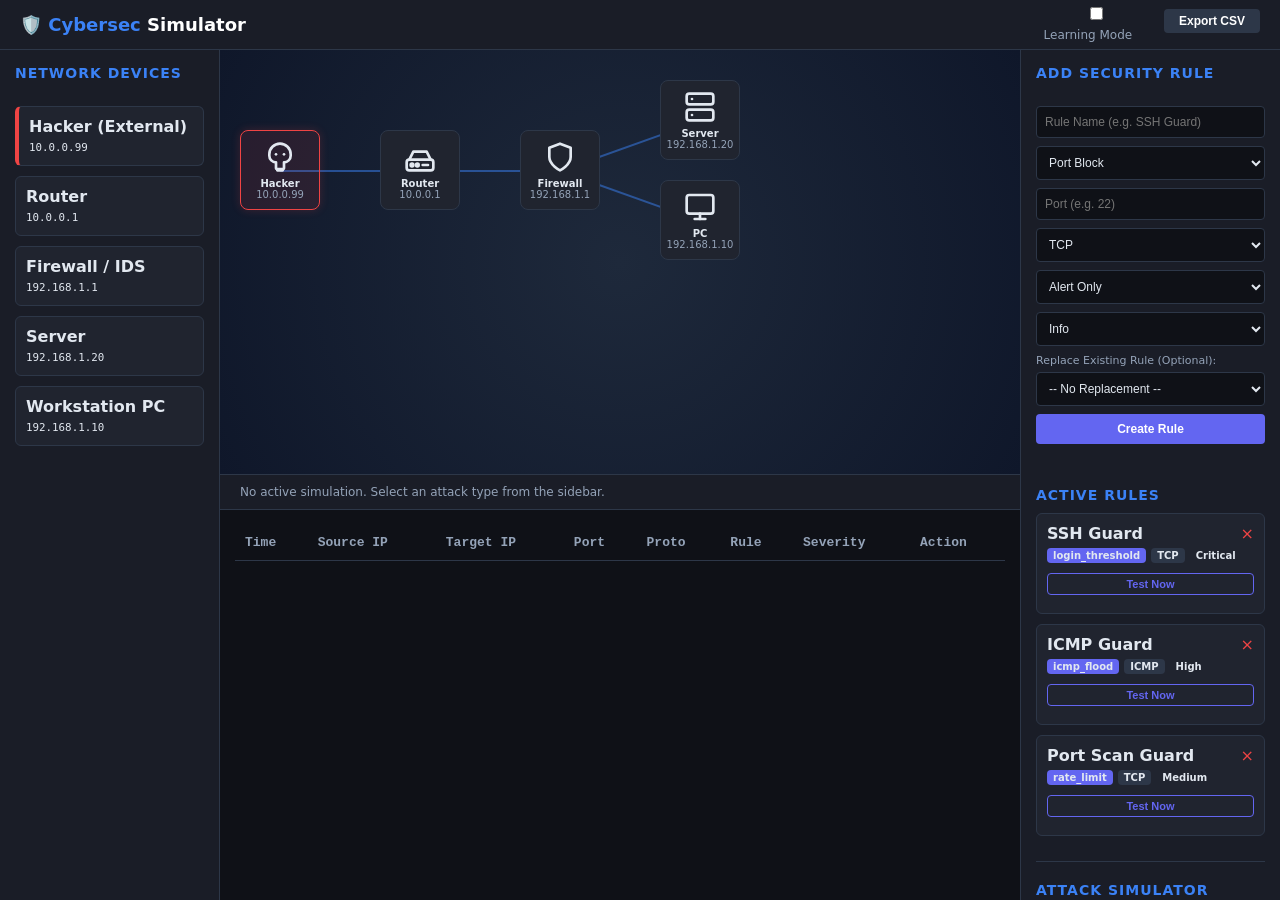
<file: index.html>
<!DOCTYPE html>
<html lang="en">
<head>
    <meta charset="UTF-8">
    <meta name="viewport" content="width=device-width, initial-scale=1.0">
    <title>Cybersec Simulator | Network Security Dashboard</title>
    <link rel="stylesheet" href="style.css">
</head>
<body>
    <nav>
        <div style="font-weight: bold; font-size: 18px; color: var(--blue)">
            🛡️ Cybersec <span style="color:white">Simulator</span>
        </div>
        <div class="nav-actions">
            <label style="font-size: 12px; color: var(--muted)">
                <input type="checkbox" id="learn-mode"> Learning Mode
            </label>
            <button style="width: auto; padding: 5px 15px; background: var(--border)" onclick="exportCSV()">Export CSV</button>
        </div>
    </nav>

    <main>
        <!-- LEFT: Devices -->
        <aside class="sidebar">
            <div class="panel-title">Network Devices</div>
            <div id="device-list">
                <!-- Data populated via JS -->
                <div class="card" style="border-left: 4px solid var(--red)">
                    <strong>Hacker (External)</strong><br>
                    <small style="font-family: monospace">10.0.0.99</small>
                </div>
                <div class="card">
                    <strong>Router</strong><br>
                    <small style="font-family: monospace">10.0.0.1</small>
                </div>
                <div class="card">
                    <strong>Firewall / IDS</strong><br>
                    <small style="font-family: monospace">192.168.1.1</small>
                </div>
                <div class="card">
                    <strong>Server</strong><br>
                    <small style="font-family: monospace">192.168.1.20</small>
                </div>
                <div class="card">
                    <strong>Workstation PC</strong><br>
                    <small style="font-family: monospace">192.168.1.10</small>
                </div>
            </div>
        </aside>

        <!-- CENTER: Canvas & Logs -->
        <section class="center-content">
            <div id="diagram" class="diagram-container">
                <!-- Lines and Nodes rendered via JS -->
            </div>
            
            <div id="summary-bar" class="summary-bar">
                <div style="color: var(--muted)">No active simulation. Select an attack type from the sidebar.</div>
            </div>

            <div class="log-container">
                <table>
                    <thead>
                        <tr>
                            <th>Time</th>
                            <th>Source IP</th>
                            <th>Target IP</th>
                            <th>Port</th>
                            <th>Proto</th>
                            <th>Rule</th>
                            <th>Severity</th>
                            <th>Action</th>
                        </tr>
                    </thead>
                    <tbody id="alert-body">
                        <!-- Populated by JS -->
                    </tbody>
                </table>
            </div>
        </section>

        <!-- RIGHT: Rules & Attacks -->
        <aside class="sidebar sidebar-right">
            <div class="panel-title">Add Security Rule</div>
            <form id="rule-form">
                <input type="text" id="r-name" placeholder="Rule Name (e.g. SSH Guard)" required>
                <select id="r-type" onchange="onRuleTypeChange()">
                    <option value="port_block">Port Block</option>
                    <option value="rate_limit">Rate Limit</option>
                    <option value="icmp_flood">ICMP Flood</option>
                    <option value="login_threshold">Login Threshold</option>
                </select>
                <input type="number" id="r-port" placeholder="Port (e.g. 22)">
                <input type="number" id="r-threshold" placeholder="Threshold (pkts/sec)" style="display:none">
                <select id="r-protocol">
                    <option value="TCP">TCP</option>
                    <option value="UDP">UDP</option>
                    <option value="ICMP">ICMP</option>
                </select>
                <select id="r-action">
                    <option value="Alert">Alert Only</option>
                    <option value="Block">Block Only</option>
                    <option value="Block+Alert">Block + Alert</option>
                </select>
                <select id="r-severity">
                    <option value="Info">Info</option>
                    <option value="Medium">Medium</option>
                    <option value="High">High</option>
                    <option value="Critical">Critical</option>
                </select>
                <div style="font-size: 11px; color: var(--muted); margin-bottom: 5px">Replace Existing Rule (Optional):</div>
                <select id="r-replace">
                    <option value="">-- No Replacement --</option>
                </select>
                <button type="submit">Create Rule</button>
            </form>

            <div id="rules-list" style="margin-top: 20px">
                <!-- Rules populated via JS -->
            </div>

            <div style="margin-top: auto; padding-top: 20px; border-top: 1px solid var(--border)">
                <div class="panel-title">Attack Simulator</div>
                <button class="btn-attack btn-scan" onclick="launchAttack('port_scan')">Launch Port Scan</button>
                <button class="btn-attack btn-ssh" onclick="launchAttack('brute_force')">SSH Brute Force</button>
                <button class="btn-attack btn-ping" onclick="launchAttack('ping_flood')">ICMP Ping Flood</button>
            </div>
        </aside>
    </main>

    <script src="script.js"></script>
</body>
</html>
</file>
<file: style.css>
:root {
    --bg: #0f1117;
    --surface: #1a1d27;
    --card: #20242f;
    --text: #e2e8f0;
    --muted: #94a3b8;
    --border: #2d3748;
    --blue: #3b82f6;
    --red: #ef4444;
    --green: #22c55e;
    --amber: #f59e0b;
    --accent: #6366f1;
}

* {
    box-sizing: border-box;
    margin: 0;
    padding: 0;
}

body {
    background-color: var(--bg);
    color: var(--text);
    font-family: system-ui, -apple-system, sans-serif;
    height: 100vh;
    display: flex;
    flex-direction: column;
    overflow: hidden;
}

/* Nav */
nav {
    height: 50px;
    background: var(--surface);
    border-bottom: 1px solid var(--border);
    display: flex;
    align-items: center;
    padding: 0 20px;
    justify-content: space-between;
}

.nav-actions {
    display: flex;
    gap: 15px;
    align-items: center;
}

/* Three-column layout */
main {
    flex: 1;
    display: grid;
    grid-template-columns: 220px 1fr 260px;
    overflow: hidden;
}

/* Sidebars */
.sidebar {
    background: var(--surface);
    border-right: 1px solid var(--border);
    padding: 15px;
    display: flex;
    flex-direction: column;
    gap: 15px;
    overflow-y: auto;
}

.sidebar-right {
    border-right: none;
    border-left: 1px solid var(--border);
}

/* Center Content */
.center-content {
    display: flex;
    flex-direction: column;
    overflow: hidden;
}

/* Network Diagram */
.diagram-container {
    height: 50%;
    position: relative;
    background: radial-gradient(circle at center, #1e293b 0%, #0f172a 100%);
    border-bottom: 1px solid var(--border);
    overflow: hidden;
}

.device-node {
    position: absolute;
    width: 80px;
    height: 80px;
    background: var(--card);
    border: 1px solid var(--border);
    border-radius: 8px;
    display: flex;
    flex-direction: column;
    align-items: center;
    justify-content: center;
    font-size: 10px;
    z-index: 2;
    transition: all 0.3s ease;
}

.device-node svg {
    width: 32px;
    height: 32px;
    margin-bottom: 5px;
}

.device-node.hacker {
    background: rgba(239, 68, 68, 0.1);
    border-color: var(--red);
    box-shadow: 0 0 10px rgba(239, 68, 68, 0.2);
}

/* Connection Lines */
.connection-line {
    position: absolute;
    height: 2px;
    background: var(--blue);
    opacity: 0.5;
    z-index: 1;
    transform-origin: left center;
    pointer-events: none;
}

/* Alert Table */
.log-container {
    flex: 1;
    padding: 15px;
    overflow-y: auto;
    background: var(--bg);
}

table {
    width: 100%;
    border-collapse: collapse;
    font-size: 13px;
    font-family: 'Courier New', Courier, monospace;
}

th {
    text-align: left;
    padding: 10px;
    color: var(--muted);
    border-bottom: 1px solid var(--border);
    position: sticky;
    top: 0;
    background: var(--bg);
}

td {
    padding: 10px;
    border-bottom: 1px solid var(--border);
    cursor: pointer;
}

.severity-critical { background: rgba(69, 10, 10, 0.4); }
.severity-high { background: rgba(67, 20, 7, 0.4); }
.severity-medium { background: rgba(66, 32, 6, 0.4); }
.severity-info { background: rgba(12, 26, 74, 0.4); }
.severity-allow { background: rgba(14, 69, 10, 0.3); border-left: 3px solid var(--green); }

/* Forms & UI */
.panel-title {
    font-size: 14px;
    font-weight: bold;
    margin-bottom: 10px;
    color: var(--blue);
    text-transform: uppercase;
    letter-spacing: 1px;
}

.card {
    background: var(--card);
    border: 1px solid var(--border);
    border-radius: 6px;
    padding: 10px;
    margin-bottom: 10px;
}

input, select, button {
    width: 100%;
    background: var(--bg);
    border: 1px solid var(--border);
    color: var(--text);
    padding: 8px;
    border-radius: 4px;
    margin-bottom: 8px;
    font-size: 12px;
}

button {
    background: var(--accent);
    color: white;
    cursor: pointer;
    border: none;
    font-weight: bold;
    transition: filter 0.2s;
}

button:hover { filter: brightness(1.2); }
button:disabled { opacity: 0.5; cursor: not-allowed; }

.btn-test {
    background: transparent;
    border: 1px solid var(--accent);
    color: var(--accent);
    margin-top: 10px;
    font-size: 11px;
    padding: 4px;
}

.btn-test:hover {
    background: var(--accent);
    color: white;
}

.btn-attack {
    margin-bottom: 10px;
    text-transform: uppercase;
}

.btn-scan { background: #64748b; }
.btn-ssh { background: #f59e0b; }
.btn-ping { background: #ef4444; }

/* Rule Badges */
.badge {
    display: inline-block;
    padding: 2px 6px;
    border-radius: 4px;
    font-size: 10px;
    font-weight: bold;
}

/* Animations */
@keyframes pulse-scan {
    0% { background-color: var(--blue); box-shadow: 0 0 0px var(--accent); }
    50% { background-color: var(--accent); box-shadow: 0 0 20px var(--accent); }
    100% { background-color: var(--blue); box-shadow: 0 0 0px var(--accent); }
}

@keyframes pulse-brute {
    0% { background-color: var(--blue); box-shadow: 0 0 0px var(--amber); }
    30% { background-color: var(--amber); box-shadow: 0 0 20px var(--amber); }
    60% { background-color: var(--blue); box-shadow: 0 0 0px var(--amber); }
    100% { background-color: var(--blue); box-shadow: 0 0 0px var(--amber); }
}

@keyframes pulse-flood {
    0% { background-color: var(--blue); box-shadow: 0 0 0px var(--red); }
    25% { background-color: var(--red); box-shadow: 0 0 25px var(--red); }
    50% { background-color: var(--blue); box-shadow: 0 0 25px var(--blue); }
    75% { background-color: var(--red); box-shadow: 0 0 25px var(--red); }
    100% { background-color: var(--blue); box-shadow: 0 0 0px var(--red); }
}

.attacking-scan {
    animation: pulse-scan 0.3s infinite;
    opacity: 1;
    z-index: 3;
}

.attacking-brute {
    animation: pulse-brute 0.8s infinite;
    opacity: 1;
    z-index: 3;
}

.attacking-flood {
    animation: pulse-flood 0.2s infinite;
    opacity: 1;
    z-index: 3;
}

@keyframes blink-red {
    0% { border-color: var(--border); }
    50% { border-color: var(--red); box-shadow: 0 0 15px var(--red); }
    100% { border-color: var(--border); }
}

.targeted {
    animation: blink-red 0.5s infinite;
}

@keyframes flash-green {
    0% { background: var(--card); }
    50% { background: var(--green); box-shadow: 0 0 20px var(--green); }
    100% { background: var(--card); }
}

.blocked {
    animation: flash-green 0.5s 2;
}

/* Enhanced Node Effects */
@keyframes radar-sweep {
    0% { transform: rotate(0deg); opacity: 0; }
    50% { opacity: 0.5; }
    100% { transform: rotate(360deg); opacity: 0; }
}

.radar-sweep::after {
    content: '';
    position: absolute;
    width: 200%;
    height: 200%;
    background: conic-gradient(from 0deg, transparent, var(--accent), transparent 90deg);
    top: -50%;
    left: -50%;
    z-index: 0;
    animation: radar-sweep 2s linear infinite;
    pointer-events: none;
    border-radius: 50%;
}

@keyframes shake {
    0%, 100% { transform: translate(0, 0); }
    25% { transform: translate(-2px, -2px); }
    50% { transform: translate(2px, 2px); }
    75% { transform: translate(-2px, 2px); }
}

.shaking {
    animation: shake 0.1s infinite;
}

/* Packet Particles */
.packet {
    position: absolute;
    width: 6px;
    height: 6px;
    border-radius: 50%;
    z-index: 10;
    pointer-events: none;
    box-shadow: 0 0 8px currentColor;
    transition: all 0.5s linear;
}

.packet-malicious { color: var(--red); background: var(--red); }
.packet-normal { color: var(--blue); background: var(--blue); }
.packet-blocked { color: var(--green); background: var(--green); }

/* Rule List Glow */
@keyframes item-glow {
    0% { border-color: var(--border); }
    50% { border-color: var(--accent); box-shadow: 0 0 15px var(--accent); }
    100% { border-color: var(--border); }
}

.new-rule-glow {
    animation: item-glow 1s ease-in-out;
}

/* Scrollbars */
::-webkit-scrollbar {
    width: 6px;
}
::-webkit-scrollbar-track {
    background: var(--bg);
}
::-webkit-scrollbar-thumb {
    background: var(--border);
    border-radius: 3px;
}

/* Summary Bar */
.summary-bar {
    padding: 10px 20px;
    background: var(--surface);
    border-bottom: 1px solid var(--border);
    font-size: 12px;
    display: flex;
    justify-content: space-between;
    align-items: center;
}

.threat-score {
    font-size: 18px;
    font-weight: bold;
}

.detail-row {
    background: rgba(0,0,0,0.3);
    font-style: italic;
    color: var(--muted);
}
</file>
